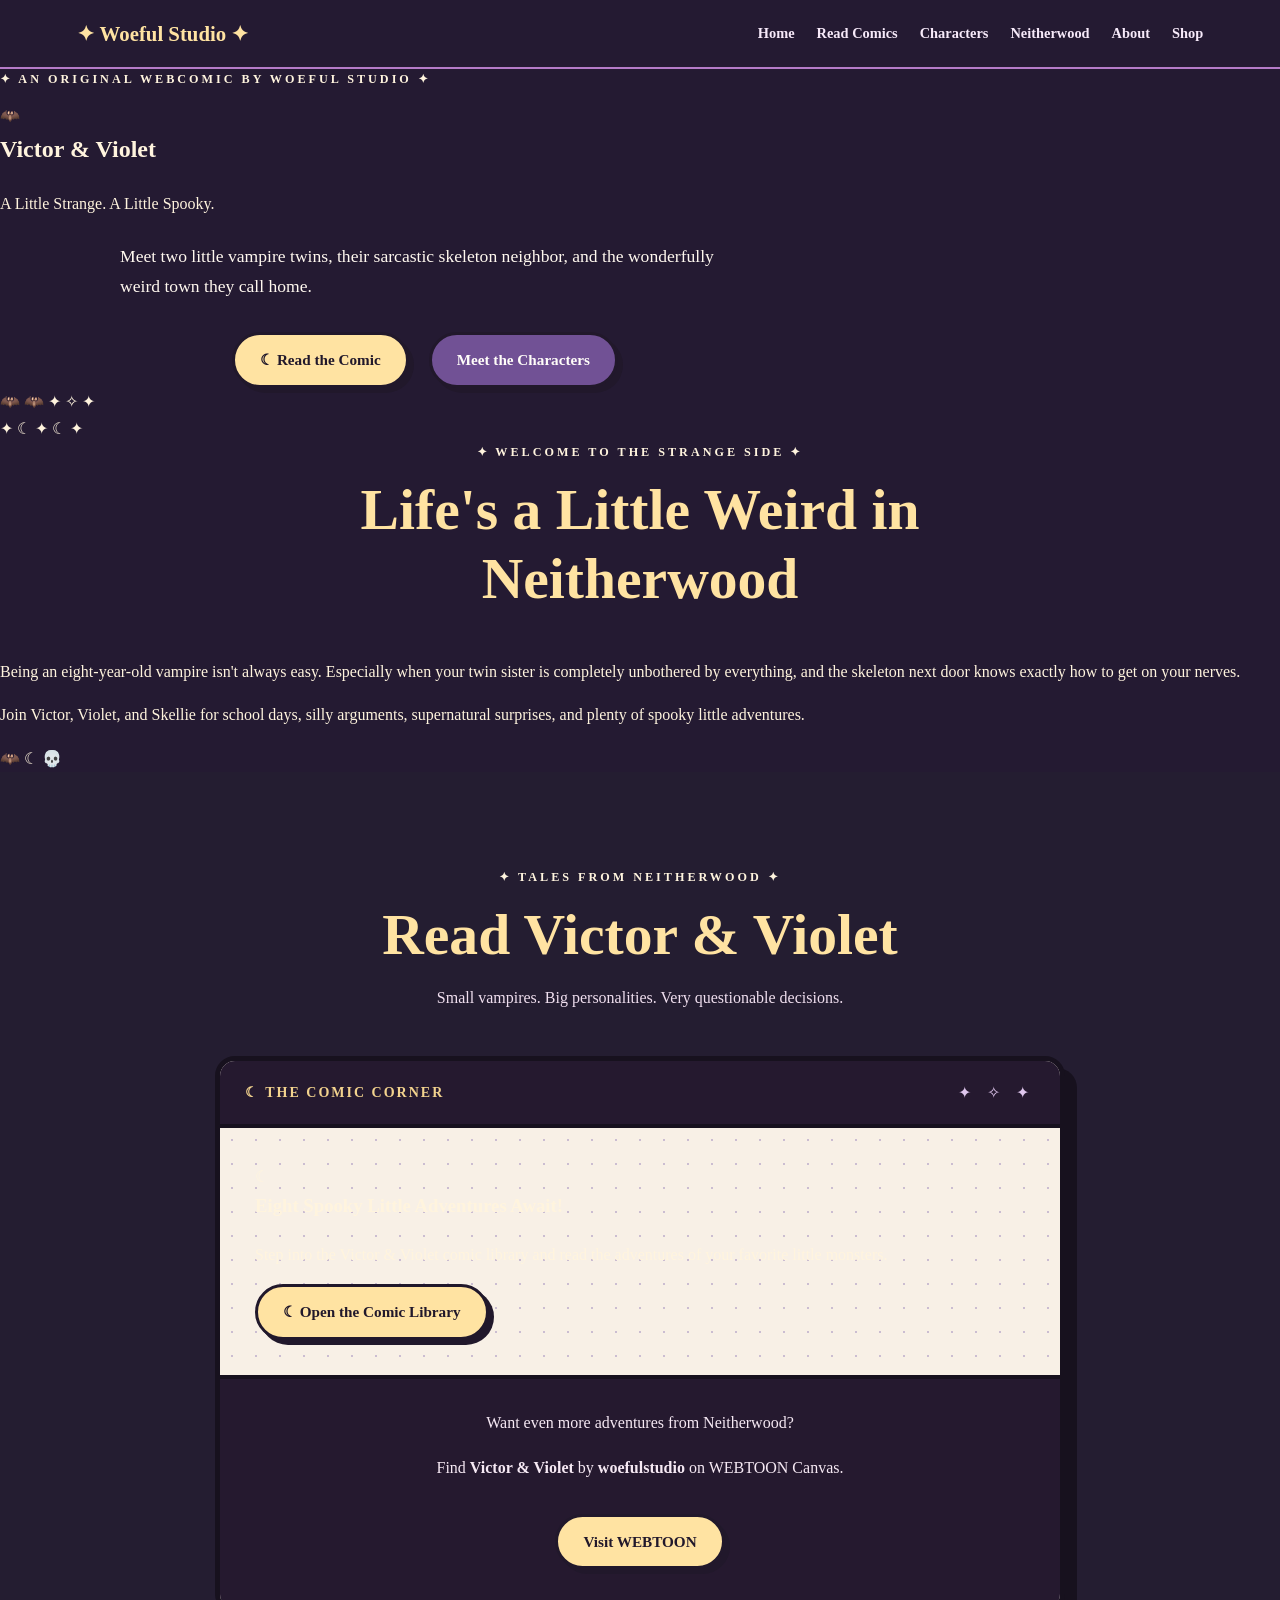
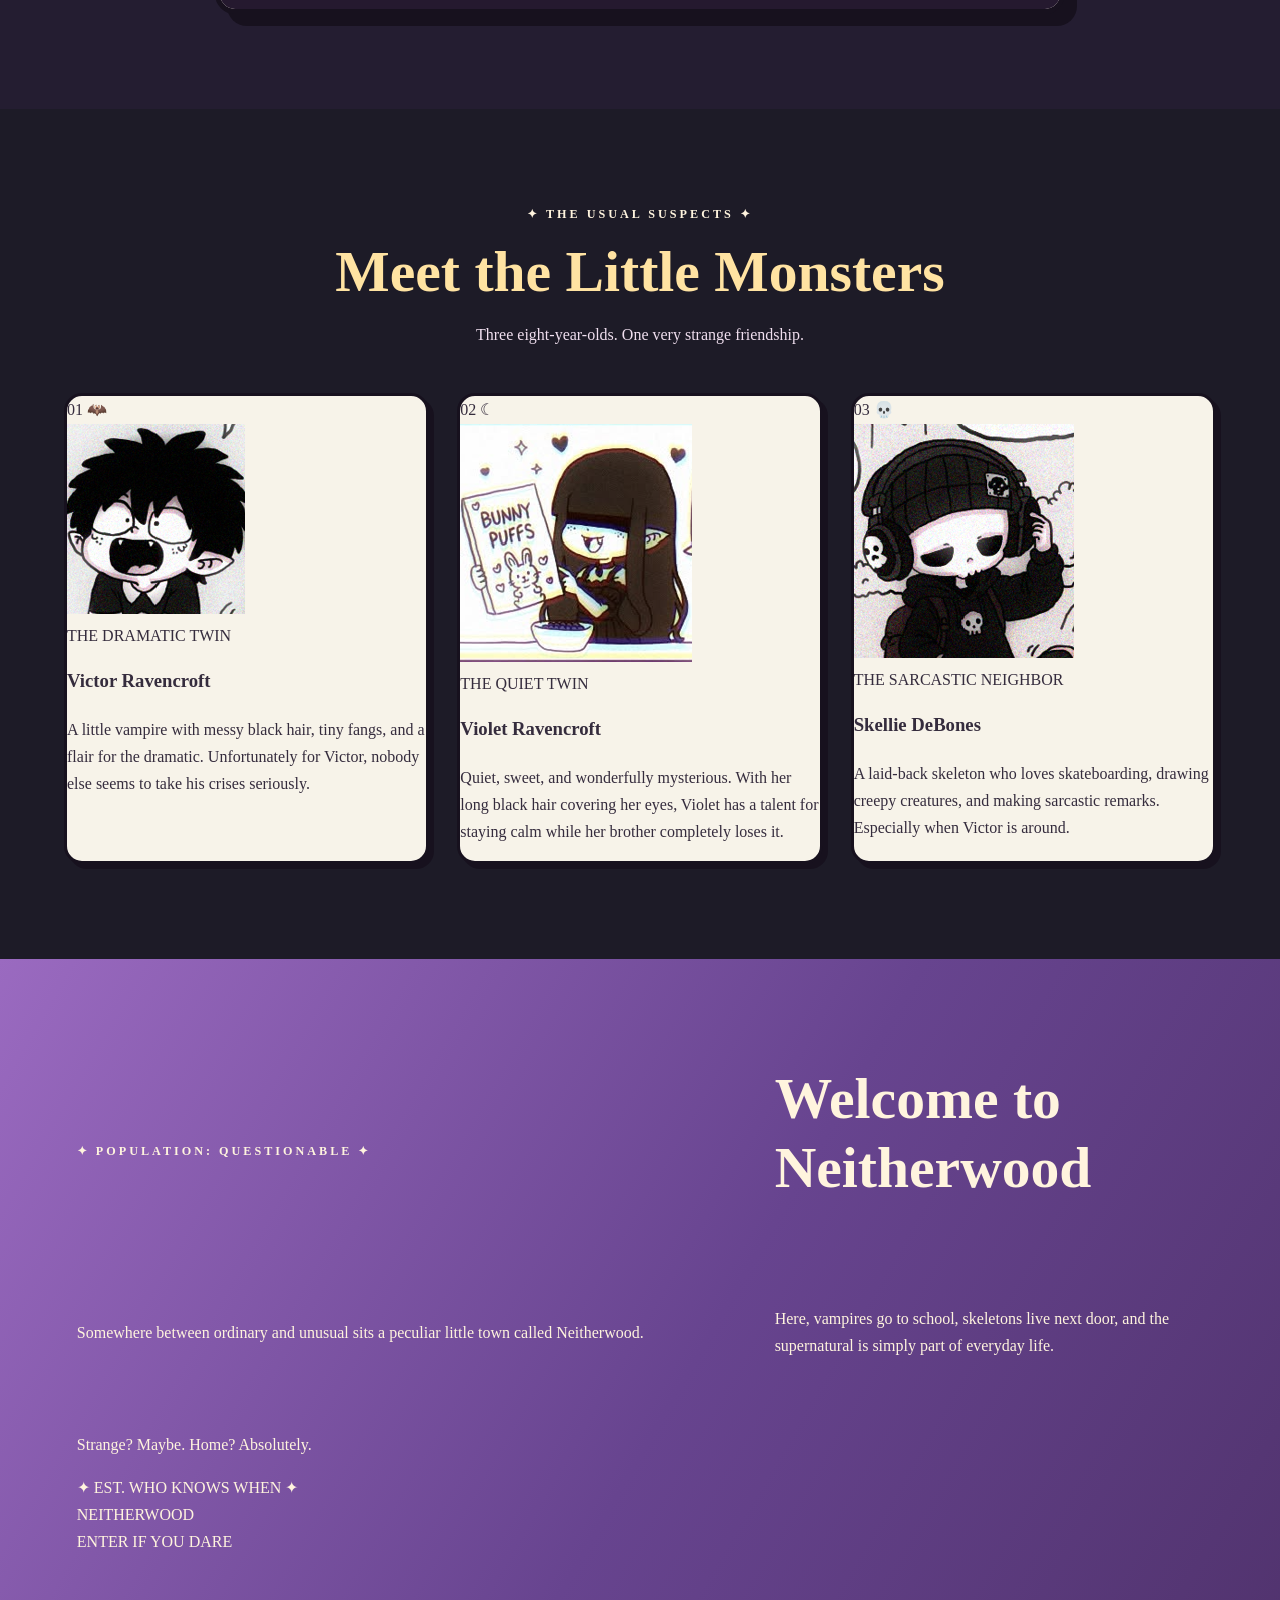
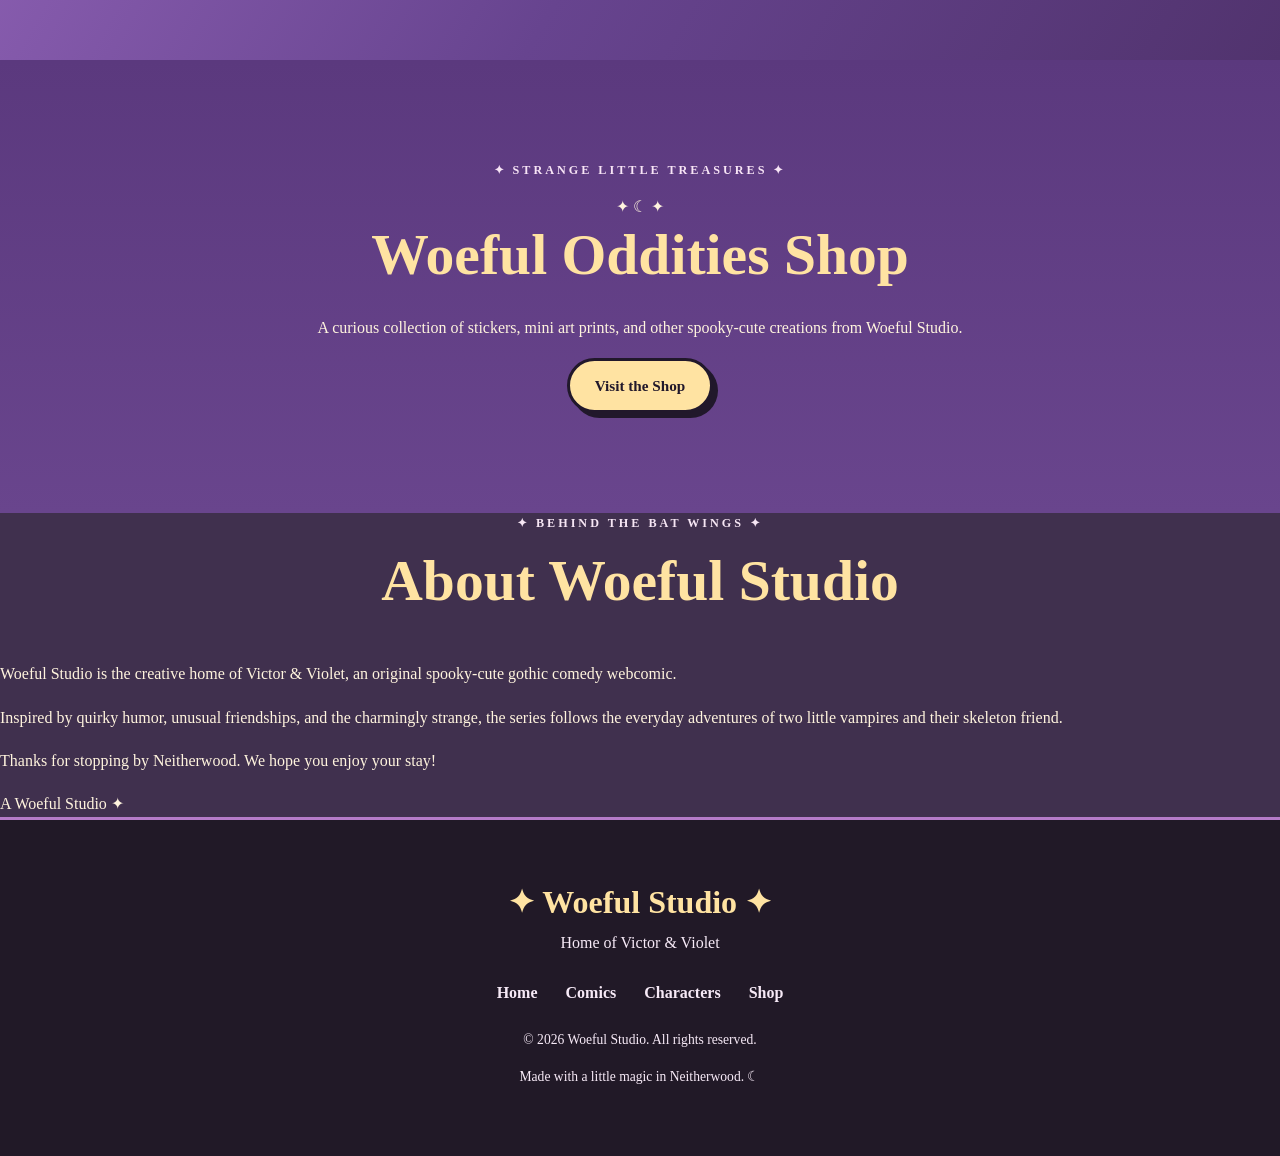
<file: index.html>
<!DOCTYPE html>

<html lang="en">

<head>
  <meta charset="UTF-8">

  <meta name="viewport" content="width=device-width, initial-scale=1.0">

  <meta
    name="description"
    content="Welcome to Victor & Violet, a spooky-cute gothic comedy webcomic from Woeful Studio."
  >

  <title>Victor &amp; Violet | Woeful Studio</title>

  <link rel="stylesheet" href="style.css">
</head>

<body>

  <!-- ===================================
       WEBSITE HEADER
       =================================== -->

  <header class="site-header">

    <a href="index.html" class="brand">
      ✦ Woeful Studio ✦
    </a>

    <nav aria-label="Main navigation">
      <a href="#home">Home</a>
      <a href="comics/index.html">Read Comics</a>
      <a href="#characters">Characters</a>
      <a href="#neitherwood">Neitherwood</a>
      <a href="#about">About</a>
      <a href="shop.html">Shop</a>
    </nav>

  </header>


  <main>

    <!-- ===================================
         WELCOME TO VICTOR & VIOLET
         =================================== -->

    <section class="comic-hero" id="home">

      <div class="hero-stars" aria-hidden="true"></div>
      <div class="hero-moon" aria-hidden="true"></div>

      <div class="hero-content">

        <p class="eyebrow">
          ✦ AN ORIGINAL WEBCOMIC BY WOEFUL STUDIO ✦
        </p>

        <div class="hero-title-frame">

          <span class="title-decoration" aria-hidden="true">
            🦇
          </span>

          <h1>
            Victor
            <span class="title-amp">&amp;</span>
            Violet
          </h1>

          <p class="comic-subtitle">
            A Little Strange. A Little Spooky.
          </p>

        </div>

        <p class="hero-description">
          Meet two little vampire twins, their sarcastic
          skeleton neighbor, and the wonderfully weird
          town they call home.
        </p>

        <div class="hero-buttons">

          <a href="comics/index.html" class="gold-button">
            ☾ Read the Comic
          </a>

          <a href="#characters" class="outline-button">
            Meet the Characters
          </a>

        </div>

      </div>

      <!-- SIMPLE CSS DECORATIONS -->

      <div class="hero-decoration" aria-hidden="true">

        <span class="floating-bat bat-left">🦇</span>
        <span class="floating-bat bat-right">🦇</span>

        <span class="floating-star star-one">✦</span>
        <span class="floating-star star-two">✧</span>
        <span class="floating-star star-three">✦</span>

      </div>

      <div class="hero-bottom-border" aria-hidden="true">
        ✦ ☾ ✦ ☾ ✦
      </div>

    </section>


    <!-- ===================================
         INTRODUCTION
         =================================== -->

    <section class="welcome-section">

      <div class="section-heading">

        <p class="eyebrow">
          ✦ WELCOME TO THE STRANGE SIDE ✦
        </p>

        <h2>
          Life's a Little Weird in Neitherwood
        </h2>

      </div>

      <p class="welcome-description">
        Being an eight-year-old vampire isn't always easy.
        Especially when your twin sister is completely
        unbothered by everything, and the skeleton next door
        knows exactly how to get on your nerves.
      </p>

      <p class="welcome-description">
        Join Victor, Violet, and Skellie for school days,
        silly arguments, supernatural surprises, and
        plenty of spooky little adventures.
      </p>

      <div class="welcome-doodles" aria-hidden="true">
        <span>🦇</span>
        <span>☾</span>
        <span>💀</span>
      </div>

    </section>


    <!-- ===================================
         COMIC LIBRARY ENTRANCE
         =================================== -->

    <section class="comics-section" id="comics">

      <div class="section-heading">

        <p class="eyebrow">
          ✦ TALES FROM NEITHERWOOD ✦
        </p>

        <h2>
          Read Victor &amp; Violet
        </h2>

        <p>
          Small vampires. Big personalities.
          Very questionable decisions.
        </p>

      </div>

      <div class="comic-reader">

        <div class="reader-top">

          <span class="reader-label">
            ☾ THE COMIC CORNER
          </span>

          <span class="reader-decoration" aria-hidden="true">
            ✦ ✧ ✦
          </span>

        </div>

        <div class="reader-content">

          <div class="comic-placeholder">

            <div class="placeholder-icon" aria-hidden="true">
              ☾
            </div>

            <h3>
              Eight Spooky Little Adventures Await!
            </h3>

            <p>
              Step into the Victor &amp; Violet comic library
              and read the adventures of your favorite
              little monsters.
            </p>

            <a
              href="comics/index.html"
              class="gold-button"
            >
              ☾ Open the Comic Library
            </a>

          </div>

        </div>

        <div class="reader-bottom">

          <p>
            Want even more adventures from Neitherwood?
          </p>

          <p>
            Find <strong>Victor &amp; Violet</strong>
            by <strong>woefulstudio</strong>
            on WEBTOON Canvas.
          </p>

          <a
            href="https://www.webtoons.com/"
            target="_blank"
            rel="noopener noreferrer"
            class="gold-button"
          >
            Visit WEBTOON
          </a>

        </div>

      </div>

    </section>


    <!-- ===================================
         CHARACTER INTRODUCTIONS
         =================================== -->

    <section class="characters-section" id="characters">

      <div class="section-heading">

        <p class="eyebrow">
          ✦ THE USUAL SUSPECTS ✦
        </p>

        <h2>
          Meet the Little Monsters
        </h2>

        <p>
          Three eight-year-olds.
          One very strange friendship.
        </p>

      </div>


      <div class="character-grid">


        <!-- ===================================
             VICTOR
             =================================== -->

        <article class="character-card victor-card">

          <div class="character-top">

            <span class="character-number">
              01
            </span>

            <span class="character-icon" aria-hidden="true">
              🦇
            </span>

          </div>

          <div class="character-art-space">

            <img
              src="images/victor.png"
              alt="Victor Ravencroft"
              class="character-image"
            >

          </div>

          <div class="character-info">

            <p class="character-role">
              THE DRAMATIC TWIN
            </p>

            <h3>
              Victor Ravencroft
            </h3>

            <p>
              A little vampire with messy black hair,
              tiny fangs, and a flair for the dramatic.
              Unfortunately for Victor, nobody else
              seems to take his crises seriously.
            </p>

          </div>

        </article>


        <!-- ===================================
             VIOLET
             =================================== -->

        <article class="character-card violet-card">

          <div class="character-top">

            <span class="character-number">
              02
            </span>

            <span class="character-icon" aria-hidden="true">
              ☾
            </span>

          </div>

          <div class="character-art-space">

            <img
              src="images/violet.png"
              alt="Violet Ravencroft"
              class="character-image"
            >

          </div>

          <div class="character-info">

            <p class="character-role">
              THE QUIET TWIN
            </p>

            <h3>
              Violet Ravencroft
            </h3>

            <p>
              Quiet, sweet, and wonderfully mysterious.
              With her long black hair covering her eyes,
              Violet has a talent for staying calm
              while her brother completely loses it.
            </p>

          </div>

        </article>


        <!-- ===================================
             SKELLIE
             =================================== -->

        <article class="character-card skellie-card">

          <div class="character-top">

            <span class="character-number">
              03
            </span>

            <span class="character-icon" aria-hidden="true">
              💀
            </span>

          </div>

          <div class="character-art-space">

            <img
              src="images/Skellie.png"
              alt="Skellie DeBones"
              class="character-image"
            >

          </div>

          <div class="character-info">

            <p class="character-role">
              THE SARCASTIC NEIGHBOR
            </p>

            <h3>
              Skellie DeBones
            </h3>

            <p>
              A laid-back skeleton who loves skateboarding,
              drawing creepy creatures, and making
              sarcastic remarks. Especially when
              Victor is around.
            </p>

          </div>

        </article>


      </div>

    </section>


    <!-- ===================================
         NEITHERWOOD
         =================================== -->

    <section class="neitherwood-section" id="neitherwood">

      <div class="neitherwood-content">

        <p class="eyebrow">
          ✦ POPULATION: QUESTIONABLE ✦
        </p>

        <h2>
          Welcome to Neitherwood
        </h2>

        <p>
          Somewhere between ordinary and unusual
          sits a peculiar little town called Neitherwood.
        </p>

        <p>
          Here, vampires go to school, skeletons
          live next door, and the supernatural
          is simply part of everyday life.
        </p>

        <p class="neitherwood-tagline">
          Strange? Maybe. Home? Absolutely.
        </p>

      </div>

      <!-- SIMPLE DECORATIVE TOWN SIGN -->

      <div class="town-sign" aria-hidden="true">

        <div class="sign-top">
          ✦ EST. WHO KNOWS WHEN ✦
        </div>

        <div class="sign-name">
          NEITHERWOOD
        </div>

        <div class="sign-bottom">
          ENTER IF YOU DARE
        </div>

      </div>

    </section>


    <!-- ===================================
         SHOP PROMOTION
         =================================== -->

    <section class="shop-promo-section">

      <div class="shop-promo-content">

        <p class="eyebrow">
          ✦ STRANGE LITTLE TREASURES ✦
        </p>

        <div class="shop-symbol" aria-hidden="true">
          ✦ ☾ ✦
        </div>

        <h2>
          Woeful Oddities Shop
        </h2>

        <p>
          A curious collection of stickers,
          mini art prints, and other
          spooky-cute creations from Woeful Studio.
        </p>

        <a href="shop.html" class="gold-button">
          Visit the Shop
        </a>

      </div>

    </section>


    <!-- ===================================
         ABOUT WOEFUL STUDIO
         =================================== -->

    <section class="about-section" id="about">

      <div class="section-heading">

        <p class="eyebrow">
          ✦ BEHIND THE BAT WINGS ✦
        </p>

        <h2>
          About Woeful Studio
        </h2>

      </div>

      <div class="about-content">

        <p>
          Woeful Studio is the creative home of
          Victor &amp; Violet, an original
          spooky-cute gothic comedy webcomic.
        </p>

        <p>
          Inspired by quirky humor, unusual friendships,
          and the charmingly strange, the series follows
          the everyday adventures of two little vampires
          and their skeleton friend.
        </p>

        <p>
          Thanks for stopping by Neitherwood.
          We hope you enjoy your stay!
        </p>

        <div class="about-signature">
          A Woeful Studio ✦
        </div>

      </div>

    </section>

  </main>


  <!-- ===================================
       FOOTER
       =================================== -->

  <footer class="site-footer">

    <div class="footer-brand">
      ✦ Woeful Studio ✦
    </div>

    <p>
      Home of Victor &amp; Violet
    </p>

    <div class="footer-links">

      <a href="#home">Home</a>
      <a href="comics/index.html">Comics</a>
      <a href="#characters">Characters</a>
      <a href="shop.html">Shop</a>

    </div>

    <p class="copyright">
      © 2026 Woeful Studio. All rights reserved.
    </p>

    <p class="footer-note">
      Made with a little magic in Neitherwood. ☾
    </p>

  </footer>

</body>

</html>
</file>
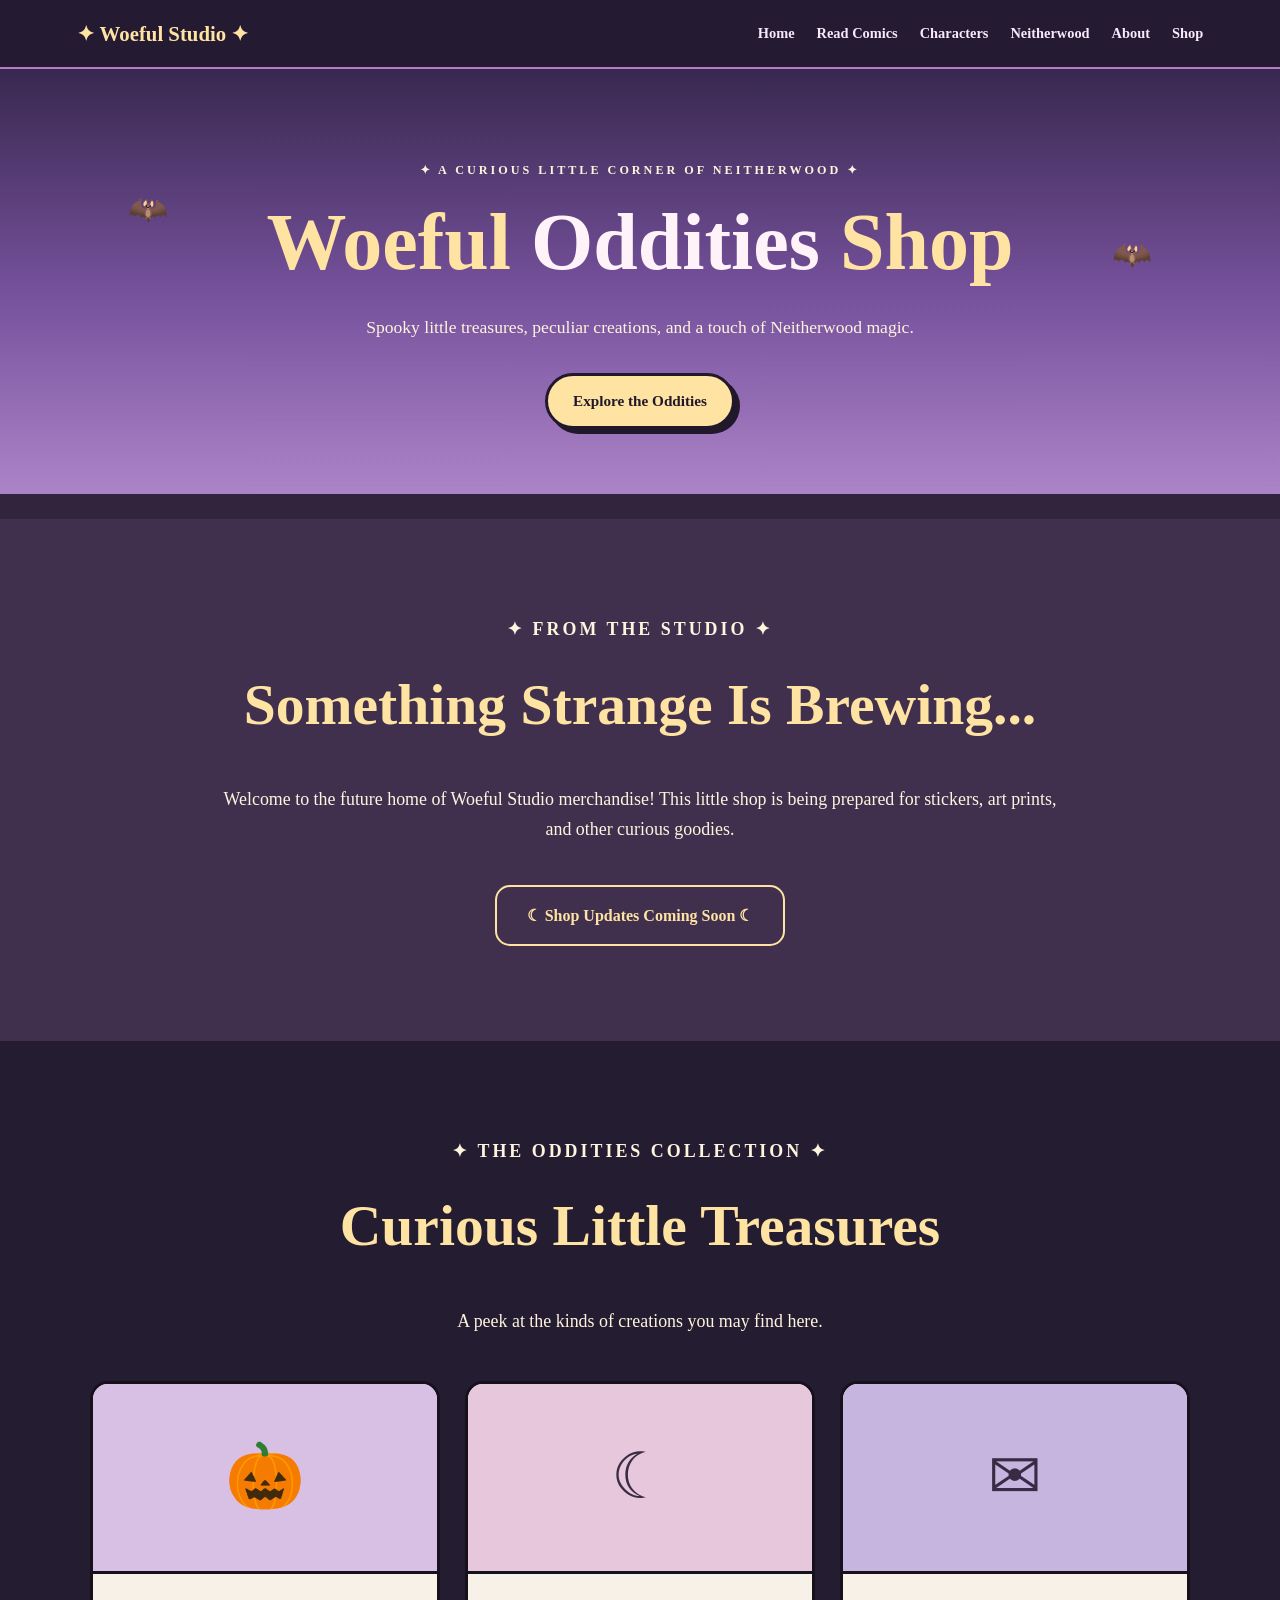
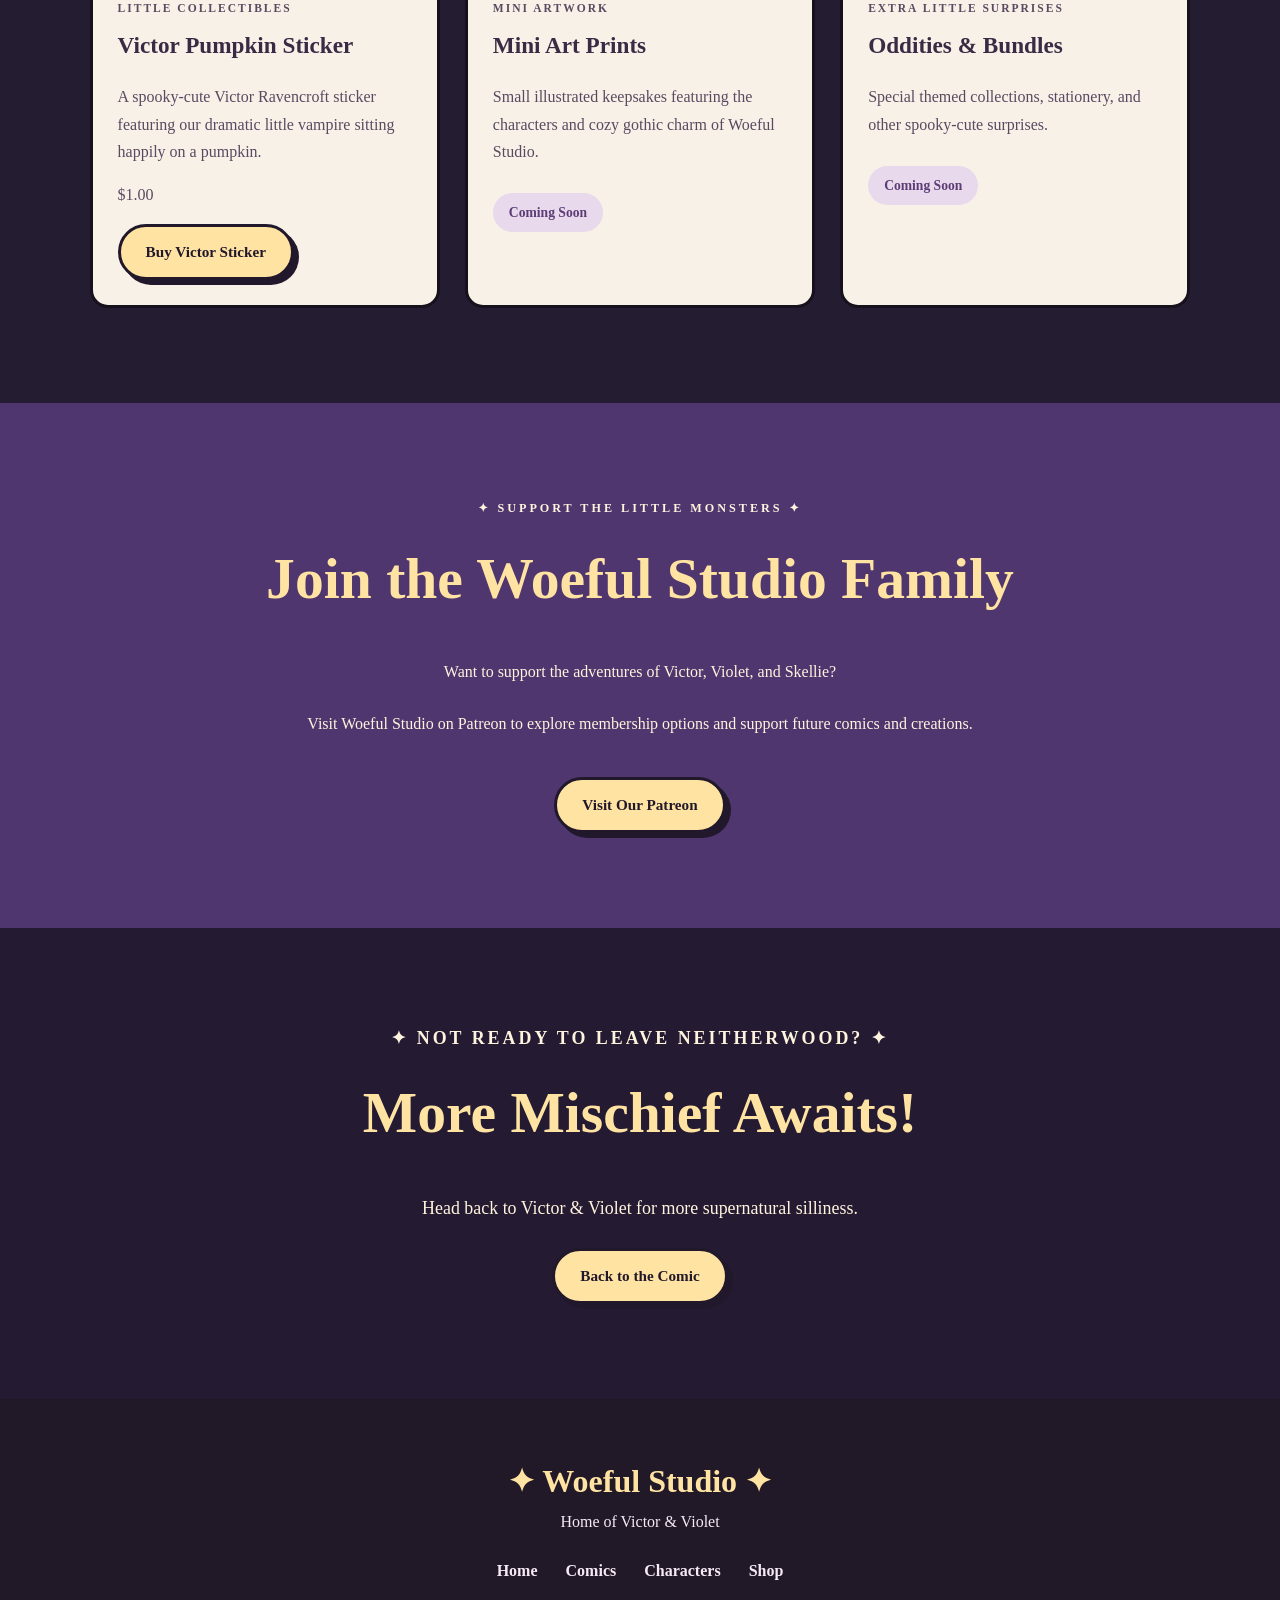
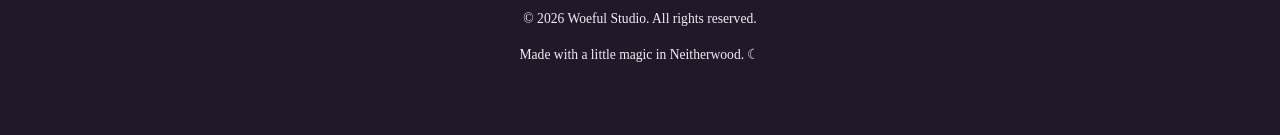
<file: shop.html>
<!DOCTYPE html>
<html lang="en">

<head>
  <meta charset="UTF-8">
  <meta name="viewport" content="width=device-width, initial-scale=1.0">

  <meta
    name="description"
    content="Visit Woeful Oddities Shop, the spooky-cute merchandise corner of Woeful Studio."
  >

  <title>Woeful Oddities Shop | Woeful Studio</title>

  <link rel="stylesheet" href="style.css">
</head>

<body>

  <!-- HEADER -->
  <header class="site-header">

    <a href="index.html" class="brand">
      ✦ Woeful Studio ✦
    </a>

    <nav aria-label="Main navigation">
      <a href="index.html">Home</a>
      <a href="index.html#comics">Read Comics</a>
      <a href="index.html#characters">Characters</a>
      <a href="index.html#neitherwood">Neitherwood</a>
      <a href="index.html#about">About</a>
      <a href="shop.html" aria-current="page">Shop</a>
    </nav>

  </header>


  <main>

    <!-- SHOP HERO -->
    <section class="shop-hero">

      <span class="shop-bat shop-bat-one" aria-hidden="true">
        🦇
      </span>

      <span class="shop-bat shop-bat-two" aria-hidden="true">
        🦇
      </span>

      <div class="shop-welcome">

        <p class="eyebrow">
          ✦ A CURIOUS LITTLE CORNER OF NEITHERWOOD ✦
        </p>

        <h1>
          Woeful <span>Oddities</span> Shop
        </h1>

        <p>
          Spooky little treasures, peculiar creations,
          and a touch of Neitherwood magic.
        </p>

        <a href="#products" class="gold-button">
          Explore the Oddities
        </a>

      </div>

      <div class="shop-ground" aria-hidden="true"></div>

    </section>


    <!-- SHOP ANNOUNCEMENT -->
    <section class="content-section shop-announcement">

      <p class="eyebrow">
        ✦ FROM THE STUDIO ✦
      </p>

      <h2>
        Something Strange Is Brewing...
      </h2>

      <p>
        Welcome to the future home of Woeful Studio
        merchandise! This little shop is being prepared
        for stickers, art prints, and other curious goodies.
      </p>

      <div class="shop-notice">
        ☾ Shop Updates Coming Soon ☾
      </div>

    </section>


    <!-- PRODUCTS -->
    <section class="content-section products-section" id="products">

      <p class="eyebrow">
        ✦ THE ODDITIES COLLECTION ✦
      </p>

      <h2>
        Curious Little Treasures
      </h2>

      <p>
        A peek at the kinds of creations
        you may find here.
      </p>


      <div class="product-grid">


        <!-- VICTOR PUMPKIN STICKER -->
        <article class="product-card">

          <div class="product-display stickers-display">
            <span aria-hidden="true">🎃</span>
          </div>

          <div class="product-details">

            <p class="product-category">
              LITTLE COLLECTIBLES
            </p>

            <h3>
              Victor Pumpkin Sticker
            </h3>

            <p>
              A spooky-cute Victor Ravencroft sticker
              featuring our dramatic little vampire
              sitting happily on a pumpkin.
            </p>

            <p class="product-price">
              $1.00
            </p>

            <a
              href="https://buy.stripe.com/cNi8wJbZWePX6H2ewI7g400"
              target="_blank"
              rel="noopener noreferrer"
              class="gold-button"
            >
              Buy Victor Sticker
            </a>

          </div>

        </article>


        <!-- PRINTS -->
        <article class="product-card">

          <div class="product-display prints-display">
            <span aria-hidden="true">☾</span>
          </div>

          <div class="product-details">

            <p class="product-category">
              MINI ARTWORK
            </p>

            <h3>
              Mini Art Prints
            </h3>

            <p>
              Small illustrated keepsakes
              featuring the characters and
              cozy gothic charm of Woeful Studio.
            </p>

            <span class="coming-soon">
              Coming Soon
            </span>

          </div>

        </article>


        <!-- BUNDLES -->
        <article class="product-card">

          <div class="product-display bundles-display">
            <span aria-hidden="true">✉</span>
          </div>

          <div class="product-details">

            <p class="product-category">
              EXTRA LITTLE SURPRISES
            </p>

            <h3>
              Oddities &amp; Bundles
            </h3>

            <p>
              Special themed collections,
              stationery, and other
              spooky-cute surprises.
            </p>

            <span class="coming-soon">
              Coming Soon
            </span>

          </div>

        </article>


      </div>

    </section>


    <!-- PATREON -->
    <section class="content-section shop-about">

      <div class="shop-about-box">

        <p class="eyebrow">
          ✦ SUPPORT THE LITTLE MONSTERS ✦
        </p>

        <h2>
          Join the Woeful Studio Family
        </h2>

        <p>
          Want to support the adventures of
          Victor, Violet, and Skellie?
        </p>

        <p>
          Visit Woeful Studio on Patreon
          to explore membership options
          and support future comics and creations.
        </p>

        <a
          href="https://www.patreon.com/woefulstudio"
          target="_blank"
          rel="noopener noreferrer"
          class="gold-button"
        >
          Visit Our Patreon
        </a>

      </div>

    </section>


    <!-- BACK TO COMIC -->
    <section class="content-section">

      <p class="eyebrow">
        ✦ NOT READY TO LEAVE NEITHERWOOD? ✦
      </p>

      <h2>
        More Mischief Awaits!
      </h2>

      <p>
        Head back to Victor &amp; Violet
        for more supernatural silliness.
      </p>

      <a href="index.html#comics" class="gold-button">
        Back to the Comic
      </a>

    </section>

  </main>


  <!-- FOOTER -->
  <footer class="site-footer">

    <div class="footer-brand">
      ✦ Woeful Studio ✦
    </div>

    <p>
      Home of Victor &amp; Violet
    </p>

    <div class="footer-links">
      <a href="index.html">Home</a>
      <a href="index.html#comics">Comics</a>
      <a href="index.html#characters">Characters</a>
      <a href="shop.html">Shop</a>
    </div>

    <p class="copyright">
      © 2026 Woeful Studio. All rights reserved.
    </p>

    <p class="footer-note">
      Made with a little magic in Neitherwood. ☾
    </p>

  </footer>

</body>

</html>
</file>
<file: style.css>
/* ============================================
   VICTOR & VIOLET — WOEFUL STUDIO
   COMPLETE WEBSITE STYLESHEET
   ============================================ */

/* GLOBAL SETTINGS */

:root {
  --ink: #21182b;
  --midnight: #241a32;
  --deep-purple: #352541;
  --purple: #65458b;
  --lavender: #c9a2e0;
  --pale-lavender: #ead9f0;
  --cream: #fff4de;
  --gold: #ffe3a2;
  --muted-gold: #f3d38e;
  --white: #fffdf9;
}

* {
  box-sizing: border-box;
}

html {
  scroll-behavior: smooth;
}

body {
  margin: 0;
  background: var(--midnight);
  color: var(--cream);
  font-family: Georgia, "Times New Roman", serif;
  line-height: 1.7;
}

img {
  max-width: 100%;
}

a {
  color: inherit;
}

button,
input {
  font: inherit;
}

section {
  scroll-margin-top: 80px;
}

h1,
h2,
h3,
p {
  margin-top: 0;
}

h2 {
  font-size: clamp(2rem, 5vw, 3.6rem);
  line-height: 1.2;
}

.eyebrow {
  font-size: 0.76rem;
  font-weight: bold;
  letter-spacing: 3px;
  text-transform: uppercase;
}

.section-heading {
  max-width: 850px;
  margin: 0 auto 45px;
  text-align: center;
}

.section-heading h2 {
  color: var(--gold);
  margin-bottom: 15px;
}

.section-heading p:last-child {
  color: #f0dfef;
}

/* ============================================
   HEADER & NAVIGATION
   ============================================ */

.site-header {
  position: relative;
  z-index: 20;
  display: flex;
  justify-content: space-between;
  align-items: center;
  flex-wrap: wrap;
  gap: 20px;
  padding: 16px 6%;
  background: #241a32;
  border-bottom: 2px solid #b57bc8;
}

.brand {
  color: var(--gold);
  font-size: 1.3rem;
  font-weight: bold;
  text-decoration: none;
  white-space: nowrap;
}

.site-header nav {
  display: flex;
  flex-wrap: wrap;
  align-items: center;
  gap: 22px;
}

.site-header nav a {
  color: #f7eafa;
  font-size: 0.9rem;
  font-weight: bold;
  text-decoration: none;
}

.site-header nav a:hover,
.site-header nav a:focus-visible {
  color: var(--gold);
  text-decoration: underline;
}

/* ============================================
   BUTTONS
   ============================================ */

.gold-button,
.outline-button {
  display: inline-flex;
  justify-content: center;
  align-items: center;
  gap: 8px;
  min-height: 46px;
  padding: 12px 25px;
  border: 3px solid var(--ink);
  border-radius: 999px;
  font-size: 0.95rem;
  font-weight: bold;
  text-decoration: none;
  text-align: center;
  cursor: pointer;
  transition:
    background 0.2s ease,
    transform 0.2s ease;
}

.gold-button {
  background: var(--gold);
  color: var(--ink);
  box-shadow: 5px 5px 0 var(--ink);
}

.outline-button {
  background: #715195;
  color: var(--white);
  box-shadow: 5px 5px 0 var(--ink);
}

.gold-button:hover:not(:disabled),
.outline-button:hover:not(:disabled) {
  transform: translateY(-3px);
}

.gold-button:hover:not(:disabled) {
  background: #fff0c9;
}

.outline-button:hover:not(:disabled) {
  background: #8964ad;
}

button:disabled {
  opacity: 0.45;
  cursor: not-allowed;
  box-shadow: none;
  transform: none;
}

a:focus-visible,
button:focus-visible {
  outline: 3px solid #e8b9ff;
  outline-offset: 4px;
}

/* ============================================
   HERO — PURPLE TWILIGHT SKY
   ============================================ */

.hero {
  position: relative;
  display: flex;
  align-items: center;
  justify-content: center;
  min-height: 620px;
  padding: 80px 6% 90px;
  overflow: hidden;
  text-align: center;
  background: linear-gradient(
    180deg,
    #38284f 0%,
    #67448f 52%,
    #b58bd1 100%
  );
}

.sky-stars {
  position: absolute;
  inset: 0;
  pointer-events: none;
  background-image:
    radial-gradient(circle, #fff6df 1px, transparent 2px),
    radial-gradient(circle, #f9dfff 1px, transparent 2px),
    radial-gradient(circle, #fff7f0 1.5px, transparent 2px);
  background-size:
    87px 89px,
    143px 127px,
    213px 169px;
  background-position:
    0 0,
    38px 25px,
    70px 50px;
  opacity: 0.8;
}

.moon {
  position: absolute;
  top: 55px;
  right: 8%;
  width: 100px;
  height: 100px;
  border-radius: 50%;
  background: var(--gold);
  box-shadow: 0 0 35px #ffe3a266;
}

.moon::after {
  content: "";
  position: absolute;
  top: -12px;
  left: 34px;
  width: 100px;
  height: 100px;
  border-radius: 50%;
  background: #473162;
}

.hero-bat {
  position: absolute;
  z-index: 1;
  font-size: 1.8rem;
  pointer-events: none;
}

.hero-bat-one {
  top: 27%;
  left: 8%;
  transform: rotate(-20deg);
}

.hero-bat-two {
  top: 18%;
  left: 49%;
  transform: rotate(15deg);
}

.hero-bat-three {
  top: 42%;
  right: 7%;
  transform: rotate(-15deg);
}

.hero-content {
  position: relative;
  z-index: 2;
  width: 100%;
  max-width: 850px;
}

.hero .eyebrow {
  color: var(--cream);
  margin-bottom: 25px;
}

.hero-heading {
  position: relative;
  width: min(100%, 650px);
  margin: 0 auto 25px;
  padding: 32px 25px;
  background: #4d356cdd;
  border: 3px solid #c99fe0;
  border-radius: 24px;
  box-shadow: 8px 9px 0 #21182b;
}

.hero-heading-bat {
  position: absolute;
  top: -25px;
  left: 50%;
  transform: translateX(-50%);
  font-size: 2rem;
}

.hero-heading h1 {
  color: var(--gold);
  font-size: clamp(3.5rem, 10vw, 6rem);
  line-height: 0.98;
  margin: 0 0 24px;
  text-shadow: 3px 3px 0 #3a254b;
}

.hero-heading p {
  margin: 0;
  color: #fff4e4;
  font-size: 1.2rem;
  font-style: italic;
  font-weight: bold;
}

.hero-description {
  max-width: 610px;
  margin: 25px auto;
  color: #fff8ef;
  font-size: 1.1rem;
}

.hero-buttons {
  display: flex;
  justify-content: center;
  flex-wrap: wrap;
  gap: 20px;
  margin-top: 30px;
}

/* ============================================
   GENERAL CONTENT SECTIONS
   ============================================ */

.content-section {
  padding: 95px 7%;
  text-align: center;
}

.content-section > p {
  max-width: 850px;
  margin: 0 auto 25px;
  font-size: 1.12rem;
}

.content-section h2 {
  color: var(--gold);
  margin-bottom: 45px;
}

/* ============================================
   SERIES INTRODUCTION
   ============================================ */

.intro-section {
  background: linear-gradient(
    180deg,
    #352541 0%,
    #50366f 100%
  );
}

.intro-section .eyebrow {
  color: #f5dfef;
}

.intro-section h2 {
  max-width: 780px;
  margin-left: auto;
  margin-right: auto;
}

.intro-icons {
  margin-top: 45px;
  font-size: 2.1rem;
  letter-spacing: 20px;
}

/* ============================================
   COMIC READER SECTION
   ============================================ */

.comics-section {
  padding: 95px 6%;
  background: #241d31;
}

.comic-reader {
  width: 100%;
  max-width: 850px;
  margin: 0 auto;
  overflow: hidden;
  background: #f8f0e6;
  border: 5px solid #17111e;
  border-radius: 20px;
  box-shadow: 12px 12px 0 #17111e;
}

.reader-top {
  display: flex;
  justify-content: space-between;
  align-items: center;
  flex-wrap: wrap;
  gap: 15px;
  padding: 18px 25px;
  background: #25192f;
  border-bottom: 4px solid #17111e;
}

.reader-label {
  color: var(--muted-gold);
  font-size: 14px;
  font-weight: bold;
  letter-spacing: 2px;
}

.reader-decoration {
  color: #dfc6ed;
  letter-spacing: 6px;
}

.reader-content {
  padding: 35px;
  background-color: #f8f0e6;
  background-image:
    radial-gradient(#cbbdd1 1px, transparent 1px);
  background-size: 24px 24px;
}

.episode-reader {
  width: 100%;
  text-align: center;
  color: #30233c;
}

.episode-count {
  color: #74548b;
  font-size: 12px;
  font-weight: bold;
  letter-spacing: 3px;
  margin: 10px 0 15px;
}

.episode-reader h3 {
  color: #352542;
  font-size: 32px;
  line-height: 1.3;
  margin: 15px 0 30px;
}

.episode-image-container {
  width: 100%;
  max-width: 720px;
  margin: 0 auto;
  overflow: hidden;
  background: #fff;
  border: 4px solid #17111e;
  border-radius: 12px;
  box-shadow: 6px 6px 0 #17111e;
}

.episode-image-container img {
  display: block;
  width: 100%;
  height: auto;
  object-fit: contain;
}

.episode-navigation {
  display: flex;
  justify-content: space-between;
  align-items: center;
  flex-wrap: wrap;
  gap: 18px;
  margin-top: 40px;
  padding-bottom: 15px;
}

.episode-navigation button {
  font-family: Georgia, "Times New Roman", serif;
  font-size: 15px;
  font-weight: bold;
  padding: 14px 25px;
}

.episode-navigation .outline-button {
  background: #513967;
  color: #fff5e9;
}

.episode-navigation .gold-button {
  background: var(--muted-gold);
  color: #17111e;
}

#episode-number {
  color: #5c466c;
  font-size: 15px;
  font-weight: bold;
  white-space: nowrap;
}

.reader-bottom {
  padding: 30px 25px 40px;
  text-align: center;
  color: #f6e9f4;
  background: #25192f;
  border-top: 4px solid #17111e;
}

.reader-bottom p {
  line-height: 1.8;
}

.reader-bottom .gold-button {
  margin-top: 15px;
}

/* ============================================
   CHARACTER PROFILES
   ============================================ */

.characters-section {
  padding: 95px 5%;
  background: #1d1b27;
}

.character-grid {
  display: grid;
  grid-template-columns: repeat(3, minmax(0, 1fr));
  gap: 28px;
  max-width: 1200px;
  margin: 0 auto;
}

.character-card {
  overflow: hidden;
  background: #f7f3e9;
  color: #352c3d;
  border: 3px solid #17111e;
  border-radius: 18px;
  box-shadow: 5px 5px 0 #17111e;
}

.character-card-top {
  display: flex;
  justify-content: space-between;
  padding: 16px 20px;
  background: #b99ac9;
  border-bottom: 3px solid #17111e;
  font-size: 0.9rem;
  font-weight: bold;
}

.character-card:nth-child(2) .character-card-top {
  background: #d7b8d7;
}

.character-card:nth-child(3) .character-card-top {
  background: #b6a7cc;
}

.character-art {
  display: flex;
  justify-content: center;
  align-items: center;
  min-height: 210px;
  padding: 20px;
  background-color: #e9e3ed;
  background-image:
    radial-gradient(#cfc5d5 1px, transparent 1px);
  background-size: 15px 15px;
  border-bottom: 3px solid #17111e;
}

.character-art p {
  color: #786d80;
  font-size: 0.9rem;
  font-style: italic;
  text-align: center;
}

.character-art img {
  display: block;
  max-width: 100%;
  max-height: 280px;
  object-fit: contain;
}

.character-details {
  padding: 25px;
}

.character-label {
  margin-bottom: 10px;
  color: #65546d;
  font-size: 0.75rem;
  font-weight: bold;
  letter-spacing: 2px;
}

.character-details h3 {
  color: #33283a;
  font-size: 1.6rem;
  line-height: 1.2;
  margin-bottom: 15px;
}

.character-details > p:last-child {
  margin-bottom: 0;
  color: #55495a;
  font-size: 0.95rem;
}

/* ============================================
   NEITHERWOOD TOWN INTRODUCTION
   ============================================ */

.neitherwood-section {
  padding: 105px 6%;
  background: linear-gradient(
    120deg,
    #9a6ac0 0%,
    #67448f 55%,
    #51336e 100%
  );
}

.neitherwood-content {
  display: grid;
  grid-template-columns: minmax(0, 1.2fr) minmax(0, 0.8fr);
  align-items: center;
  gap: 55px;
  max-width: 1200px;
  margin: 0 auto;
}

.neitherwood-text {
  min-width: 0;
}

.neitherwood-text .eyebrow {
  color: #f7e3f9;
}

.neitherwood-text h2 {
  max-width: 600px;
  color: var(--gold);
  margin-bottom: 25px;
}

.neitherwood-text p {
  max-width: 650px;
  font-size: 1.08rem;
}

.neitherwood-quote {
  margin-top: 30px;
  color: var(--gold);
  font-size: 1.35rem !important;
  font-style: italic;
  font-weight: bold;
}

.neitherwood-sign {
  display: flex;
  flex-direction: column;
  align-items: center;
  justify-content: center;
  gap: 16px;
  width: 100%;
  max-width: 390px;
  min-height: 215px;
  margin: 0 auto;
  padding: 24px 18px;
  background: var(--cream);
  color: #6e5681;
  border: 5px solid #3a294c;
  border-radius: 18px;
  box-shadow: 10px 10px 0 #3a294c;
  text-align: center;
  transform: rotate(4deg);
}

.neitherwood-sign span {
  font-size: 0.75rem;
  letter-spacing: 2px;
}

.neitherwood-sign strong {
  display: block;
  width: 100%;
  padding: 10px 0;
  border-top: 2px solid #ab96b6;
  border-bottom: 2px solid #ab96b6;
  font-size: clamp(1.3rem, 2.8vw, 2rem);
  letter-spacing: 1px;
  overflow-wrap: anywhere;
}

/* ============================================
   SHOP PROMOTION
   ============================================ */

.shop-promo-section {
  padding: 100px 7%;
  background: linear-gradient(
    180deg,
    #5b397e 0%,
    #69458d 100%
  );
  text-align: center;
}

.shop-promo-section .eyebrow {
  color: #f8e5f6;
}

.shop-promo-symbols {
  color: var(--gold);
  font-size: 2.2rem;
  letter-spacing: 12px;
  margin-bottom: 20px;
}

.shop-promo-section h2 {
  color: var(--gold);
  margin-bottom: 25px;
}

.shop-promo-section > p:not(.eyebrow) {
  max-width: 720px;
  margin: 0 auto 35px;
  font-size: 1.1rem;
}

/* ============================================
   ABOUT WOEFUL STUDIO
   ============================================ */

.about-section {
  background: #40304e;
  border-bottom: 3px solid #b57bc8;
}

.about-section .eyebrow {
  color: #f6e6f4;
}

.about-section .studio-signature {
  margin-top: 45px;
  color: var(--gold);
  font-size: 1.6rem;
  font-style: italic;
}

/* ============================================
   FOOTER
   ============================================ */

.site-footer {
  padding: 55px 6%;
  background: #211927;
  color: #f7eaf7;
  text-align: center;
}

.footer-brand {
  color: var(--gold);
  font-size: 2rem;
  font-weight: bold;
}

.footer-links {
  display: flex;
  justify-content: center;
  flex-wrap: wrap;
  gap: 28px;
  margin: 22px 0;
}

.footer-links a {
  text-decoration: none;
  font-weight: bold;
}

.footer-links a:hover {
  color: var(--gold);
}

.copyright,
.footer-note {
  font-size: 0.85rem;
}

/* ============================================
   WOEFUL ODDITIES SHOP PAGE
   ============================================ */

.shop-hero {
  position: relative;
  display: flex;
  justify-content: center;
  align-items: center;
  min-height: 450px;
  padding: 85px 7%;
  overflow: hidden;
  text-align: center;
  background: linear-gradient(
    180deg,
    #38284f,
    #76519c,
    #b28acd
  );
}

.shop-welcome {
  position: relative;
  z-index: 2;
  max-width: 800px;
}

.shop-welcome h1 {
  color: var(--gold);
  font-size: clamp(2.7rem, 7vw, 5rem);
  line-height: 1.15;
  margin: 15px 0 25px;
}

.shop-welcome h1 span {
  color: #fff2f8;
}

.shop-welcome > p:not(.eyebrow) {
  max-width: 650px;
  margin: 0 auto 30px;
  font-size: 1.1rem;
}

.shop-bat {
  position: absolute;
  font-size: 2rem;
}

.shop-bat-one {
  top: 25%;
  left: 10%;
}

.shop-bat-two {
  top: 35%;
  right: 10%;
}

.shop-ground {
  position: absolute;
  left: 0;
  right: 0;
  bottom: 0;
  height: 25px;
  background: #33243e;
}

.shop-announcement {
  background: #40304e;
}

.shop-notice {
  display: inline-block;
  margin-top: 15px;
  padding: 15px 30px;
  border: 2px solid var(--gold);
  border-radius: 15px;
  color: var(--gold);
  font-weight: bold;
}

.products-section {
  background: #241d31;
}

.product-grid {
  display: grid;
  grid-template-columns: repeat(3, minmax(0, 1fr));
  gap: 25px;
  max-width: 1200px;
  margin: 45px auto 0;
}

.product-card {
  overflow: hidden;
  background: #f7f1e8;
  color: #382b43;
  border: 3px solid #17111e;
  border-radius: 18px;
  text-align: left;
}

.product-display {
  display: flex;
  justify-content: center;
  align-items: center;
  min-height: 190px;
  font-size: 4rem;
  border-bottom: 3px solid #17111e;
}

.stickers-display {
  background: #d8c0e5;
}

.prints-display {
  background: #e7c7dc;
}

.bundles-display {
  background: #c6b5df;
}

.product-details {
  padding: 25px;
}

.product-category {
  color: #785e88;
  font-size: 0.72rem;
  font-weight: bold;
  letter-spacing: 2px;
}

.product-details h3 {
  font-size: 1.45rem;
  line-height: 1.3;
}

.product-details p {
  color: #5a4a60;
}

.coming-soon {
  display: inline-block;
  margin-top: 12px;
  padding: 8px 16px;
  background: #e8d9ed;
  border-radius: 20px;
  color: #5d3d75;
  font-size: 0.85rem;
  font-weight: bold;
}

.shop-about {
  background: #50366f;
}

.shop-about-box {
  max-width: 800px;
  margin: 0 auto;
}

.shop-about-box h2 {
  color: var(--gold);
}

.shop-about-box p {
  margin-bottom: 25px;
}

.shop-about-box .gold-button {
  margin-top: 15px;
}

/* ============================================
   TABLET RESPONSIVENESS
   ============================================ */

@media (max-width: 900px) {

  .character-grid,
  .product-grid {
    grid-template-columns: repeat(2, minmax(0, 1fr));
  }

  .neitherwood-content {
    grid-template-columns: 1fr;
  }

  .neitherwood-sign {
    transform: rotate(2deg);
  }

  .site-header {
    justify-content: center;
    text-align: center;
  }

  .site-header nav {
    justify-content: center;
  }

}

/* ============================================
   MOBILE RESPONSIVENESS
   ============================================ */

@media (max-width: 650px) {

  .site-header {
    padding: 18px 4%;
  }

  .site-header nav {
    gap: 12px;
  }

  .site-header nav a {
    font-size: 0.8rem;
  }

  .hero {
    min-height: 560px;
    padding: 80px 5% 65px;
  }

  .moon {
    width: 65px;
    height: 65px;
    top: 25px;
    right: 8%;
  }

  .moon::after {
    width: 65px;
    height: 65px;
    top: -8px;
    left: 23px;
  }

  .hero-heading {
    padding: 35px 15px 25px;
  }

  .hero-heading h1 {
    font-size: clamp(3rem, 14vw, 4.5rem);
  }

  .hero-heading p {
    font-size: 0.95rem;
  }

  .hero-description {
    font-size: 0.95rem;
  }

  .content-section,
  .characters-section,
  .shop-promo-section {
    padding: 70px 5%;
  }

  .comics-section {
    padding: 70px 4%;
  }

  .comic-reader {
    border-width: 3px;
    border-radius: 14px;
    box-shadow: 5px 5px 0 #17111e;
  }

  .reader-top {
    padding: 15px;
  }

  .reader-label {
    font-size: 11px;
    letter-spacing: 1px;
  }

  .reader-decoration {
    font-size: 12px;
    letter-spacing: 3px;
  }

  .reader-content {
    padding: 14px;
  }

  .episode-count {
    font-size: 10px;
    letter-spacing: 2px;
  }

  .episode-reader h3 {
    font-size: 24px;
    margin: 15px 0 25px;
  }

  .episode-image-container {
    border-width: 2px;
    border-radius: 8px;
    box-shadow: 3px 3px 0 #17111e;
  }

  .episode-navigation {
    justify-content: center;
    gap: 15px;
    margin-top: 30px;
  }

  .episode-navigation button {
    font-size: 13px;
    padding: 12px 18px;
  }

  #episode-number {
    width: 100%;
    order: -1;
    text-align: center;
    font-size: 13px;
  }

  .reader-bottom {
    padding: 25px 15px 35px;
  }

  .character-grid,
  .product-grid {
    grid-template-columns: 1fr;
  }

  .neitherwood-section {
    padding: 75px 5%;
  }

  .neitherwood-sign {
    max-width: 320px;
    transform: none;
  }

  .shop-hero {
    min-height: 400px;
    padding: 75px 5%;
  }

  .footer-brand {
    font-size: 1.6rem;
  }

}

/* ============================================
   REDUCED MOTION ACCESSIBILITY
   ============================================ */

@media (prefers-reduced-motion: reduce) {

  html {
    scroll-behavior: auto;
  }

  .gold-button,
  .outline-button {
    transition: none;
  }

}
</file>
